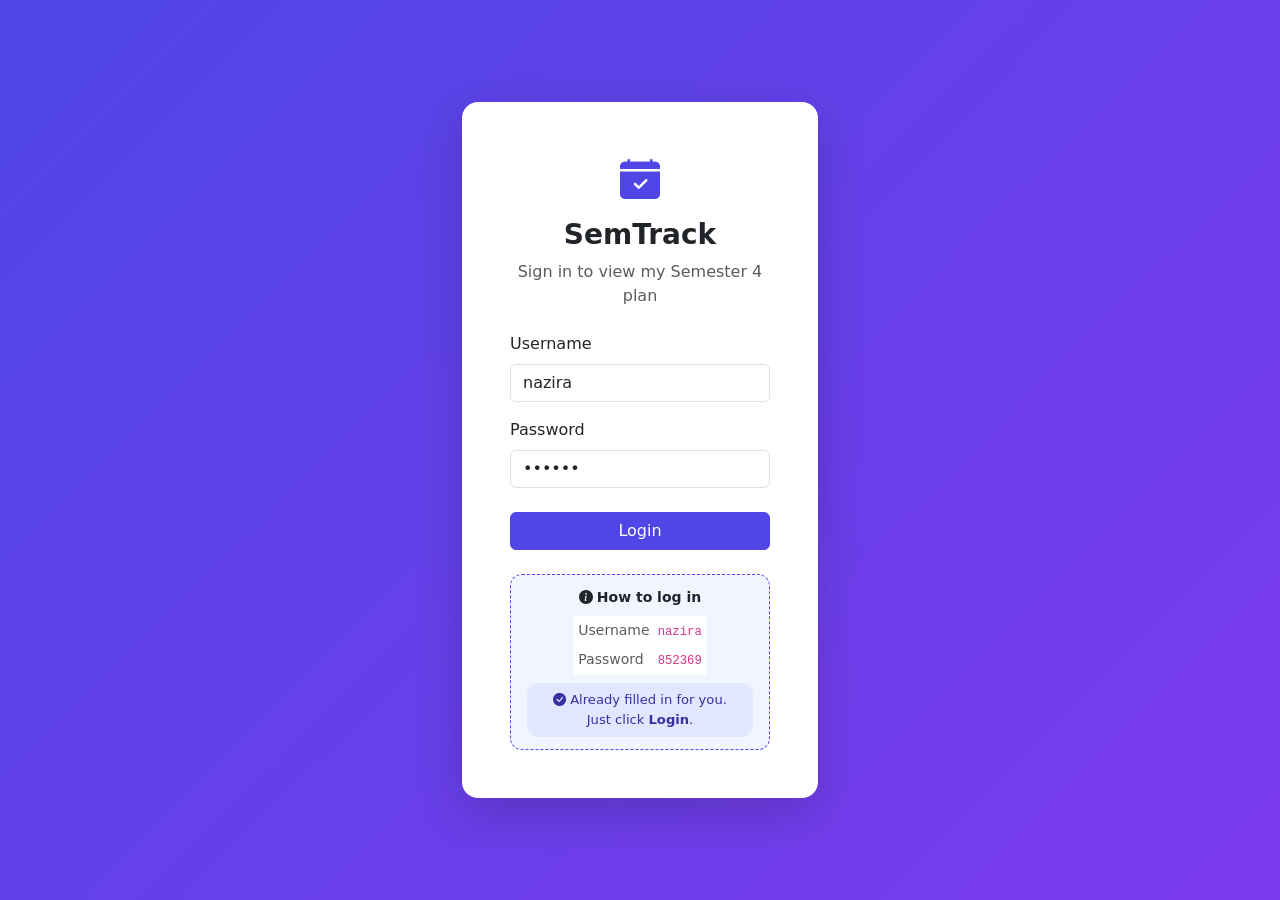
<file: index.html>
<!DOCTYPE html>
<html lang="en">
<head>
  <meta charset="UTF-8">
  <meta name="viewport" content="width=device-width, initial-scale=1">
  <meta name="description" content="SemTrack - login page for a Semester 4 study planner">
  <meta name="author" content="Fatin Nazira Wirda">
  <title>Login | SemTrack</title>
  <!-- Bootstrap 5 (CSS framework) -->
  <link href="https://cdn.jsdelivr.net/npm/bootstrap@5.3.3/dist/css/bootstrap.min.css" rel="stylesheet">
  <link href="https://cdn.jsdelivr.net/npm/bootstrap-icons@1.11.3/font/bootstrap-icons.min.css" rel="stylesheet">
  <link href="style.css" rel="stylesheet">
</head>
<body class="login-body">

  <main class="container">
    <div class="row justify-content-center align-items-center min-vh-100">
      <div class="col-11 col-sm-8 col-md-6 col-lg-4">
        <div class="card shadow-lg border-0 login-card">
          <div class="card-body p-4 p-md-5">
            <div class="text-center mb-4">
              <i class="bi bi-calendar-check-fill brand-icon"></i>
              <h1 class="h3 fw-bold mt-2">SemTrack</h1>
              <p class="text-muted mb-0">Sign in to view my Semester 4 plan</p>
            </div>

            <!-- Error message (hidden until login fails) -->
            <div id="loginError" class="alert alert-danger d-none" role="alert">
              <i class="bi bi-exclamation-triangle-fill me-1"></i>
              Invalid username or password. Please try again.
            </div>

            <form id="loginForm" novalidate>
              <div class="mb-3">
                <label for="username" class="form-label">Username</label>
                <!-- value="..." pre-fills the lecturer's login so nothing needs to be typed -->
                <input type="text" class="form-control" id="username" placeholder="Enter username" value="nazira" required>
              </div>
              <div class="mb-4">
                <label for="password" class="form-label">Password</label>
                <input type="password" class="form-control" id="password" placeholder="Enter password" value="852369" required>
              </div>
              <button type="submit" class="btn btn-primary w-100">Login</button>
            </form>

            <div class="login-hint mt-4">
              <div class="fw-semibold small mb-2 text-center">
                <i class="bi bi-info-circle-fill me-1"></i>How to log in
              </div>
              <table class="table table-sm table-borderless mb-0 small mx-auto w-auto">
                <tr><td class="text-muted">Username</td><td><code>nazira</code></td></tr>
                <tr><td class="text-muted">Password</td><td><code>852369</code></td></tr>
              </table>
              <div class="hint-note">
                <i class="bi bi-check-circle-fill me-1"></i>Already filled in for you. Just click <strong>Login</strong>.
              </div>
            </div>
          </div>
        </div>
      </div>
    </div>
  </main>

  <script src="https://cdn.jsdelivr.net/npm/bootstrap@5.3.3/dist/js/bootstrap.bundle.min.js"></script>
  <script src="auth.js"></script>
  <script>
    // Attach the login handler to the form
    document.getElementById("loginForm").addEventListener("submit", handleLogin);
  </script>
</body>
</html>
</file>
<file: timetable.css>
/* timetable.css
   Styles for the Task Plan tabs and the subject x week timetable. */

/* Tabs (Table / Timetable) in the site's main colour */
.nav-pills .nav-link { color: var(--primary); }
.nav-pills .nav-link.active { background-color: var(--primary); color: #fff; }

/* Timetable grid */
.timetable th,
.timetable td {
  min-width: 96px;
  vertical-align: top;
  font-size: .85rem;
}
.timetable thead th { text-align: center; background: #f8f9fa; }
.timetable .week-date { display: block; font-weight: 400; font-size: .7rem; color: #6c757d; }

/* First column stays visible when the table is scrolled sideways on a phone */
.timetable .subject-cell {
  min-width: 170px;
  position: sticky;
  left: 0;
  background: #fff;
  z-index: 1;
}
.timetable thead .subject-cell { background: #f8f9fa; }

/* The current week is highlighted */
.timetable .week-now { background: #eef2ff; }

/* Task chips: colour shows the status */
.task-chip {
  display: block;
  width: 100%;
  border: 0;
  border-radius: .5rem;
  padding: .25rem .4rem;
  margin-bottom: .25rem;
  font-size: .75rem;
  text-align: left;
  color: #fff;
  cursor: pointer;
}
.task-chip:hover { filter: brightness(.92); }
.chip-done     { background: #059669; }
.chip-progress { background: #f59e0b; color: #212529; }
.chip-upcoming { background: #2563eb; }

/* Legend dots under the timetable */
.legend-dot {
  display: inline-block;
  width: .8rem;
  height: .8rem;
  border-radius: 50%;
  margin-right: .35rem;
  vertical-align: middle;
}

/* ---------- Task table: easier to read at a glance ---------- */

/* Rows of the current week are highlighted, with a coloured bar on the left */
.table .row-now > td { background-color: #eef2ff; }
.table .row-now > td.week-cell { box-shadow: inset 4px 0 0 var(--primary); }

/* Finished (Done) rows are faded so the work still to do stands out */
.table .row-done > td { opacity: .6; }

/* Week column: "Week 8" with its dates underneath */
.week-cell { white-space: nowrap; }

/* Coloured subject tag (the colour comes from SUBJECT_COLORS in timetable.js) */
.subject-tag {
  display: inline-block;
  color: #fff;
  font-weight: 600;
  font-size: .8rem;
  padding: .25em .6em;
  border-radius: .4rem;
}

/* Little squares in the legend above the table */
.legend-box {
  display: inline-block;
  width: 1rem;
  height: .8rem;
  border-radius: 3px;
  margin-right: .35rem;
  vertical-align: middle;
}
.legend-now   { background: #eef2ff; border-left: 4px solid var(--primary); }
.legend-faded { background: #d1d5db; }

/* ---------- Tick boxes (mark a task as Done) ---------- */
.task-tick { width: 1.25rem; height: 1.25rem; cursor: pointer; }
.form-check-input:checked { background-color: var(--primary); border-color: var(--primary); }
.table .row-done > td.tick-cell { opacity: 1; }   /* keep the tick box clear even when the row is faded */
.tick-cell { width: 3.5rem; }

/* ---------- Note button next to a task title (tap or click to show the note) ---------- */
.note-btn {
  border: 0;
  background: none;
  min-width: 1.75rem;      /* a comfortable size to tap with a finger */
  min-height: 1.75rem;
  padding: 0 .25rem;
  margin-left: .25rem;
  color: var(--primary);
  font-size: 1.05rem;
  line-height: 1;
  cursor: pointer;
  vertical-align: middle;
}
.note-btn:hover { color: var(--primary-dark); }
.task-note {
  margin-top: .35rem;
  padding: .35rem .6rem;
  border-left: 3px solid var(--primary);
  background: #eef2ff;
  border-radius: .35rem;
  font-size: .8rem;
  color: #374151;
}

/* "Pending" (date or percentage not announced yet): a dotted underline hints that it has a meaning */
.pending-text { text-decoration: underline dotted; cursor: help; }
</file>
<file: style.css>
/* style.css
   Custom styles on top of Bootstrap. */

:root {
  --primary: #4f46e5;       /* indigo */
  --primary-dark: #3730a3;
  --bg-soft: #f4f6fb;
}

body {
  background-color: var(--bg-soft);
  font-family: "Segoe UI", system-ui, sans-serif;
}

/* ---------- Login page ---------- */
.login-body {
  background: linear-gradient(135deg, #4f46e5 0%, #7c3aed 100%);
}
.login-card { border-radius: 1rem; }
.brand-icon { font-size: 2.5rem; color: var(--primary); }

/* ---------- Buttons ---------- */
.btn-primary {
  background-color: var(--primary);
  border-color: var(--primary);
}
.btn-primary:hover {
  background-color: var(--primary-dark);
  border-color: var(--primary-dark);
}

/* ---------- Navbar ---------- */
.navbar-custom { background-color: var(--primary-dark); }
.navbar-custom .nav-link { color: rgba(255,255,255,.8); }
.navbar-custom .nav-link:hover,
.navbar-custom .nav-link.active { color: #fff; font-weight: 600; }

/* ---------- Cards ---------- */
.stat-card {
  border: 0;
  border-radius: 1rem;
  box-shadow: 0 2px 10px rgba(0,0,0,.06);
}
.stat-icon {
  width: 3rem; height: 3rem;
  border-radius: .75rem;
  display: flex; align-items: center; justify-content: center;
  font-size: 1.4rem; color: #fff;
}
.bg-applied   { background-color: #3b82f6; }
.bg-interview { background-color: #f59e0b; }
.bg-offer     { background-color: #10b981; }
.bg-rejected  { background-color: #ef4444; }
.bg-hours     { background-color: #8b5cf6; }

.content-card {
  border: 0;
  border-radius: 1rem;
  box-shadow: 0 2px 10px rgba(0,0,0,.06);
}
.company-card { transition: transform .2s; }
.company-card:hover { transform: translateY(-4px); }

/* Status badges used in the table */
.badge-status { font-weight: 500; padding: .45em .8em; }

/* ---------- Footer ---------- */
.site-footer {
  background-color: #1f2937;
  color: #d1d5db;
}
.site-footer a { color: #a5b4fc; text-decoration: none; }
.site-footer a:hover { text-decoration: underline; }

/* ---------- Small screens ---------- */
@media (max-width: 576px) {
  h1.page-title { font-size: 1.5rem; }
}

/* ---------- Login hint box ---------- */
.login-hint {
  background: #f1f5ff;
  border: 1px dashed var(--primary);
  border-radius: .75rem;
  padding: .75rem 1rem;
}

/* ---------- Table page numbers ---------- */
.pagination .page-link { color: var(--primary); }
.pagination .page-item.active .page-link {
  background-color: var(--primary);
  border-color: var(--primary);
  color: #fff;
}

/* ---------- Login hint note (centred, pill style) ---------- */
.hint-note {
  margin-top: .5rem;
  padding: .45rem .75rem;
  border-radius: .75rem;
  background: #e0e7ff;
  color: var(--primary-dark);
  font-size: .82rem;
  font-weight: 500;
  text-align: center;
}
</file>
